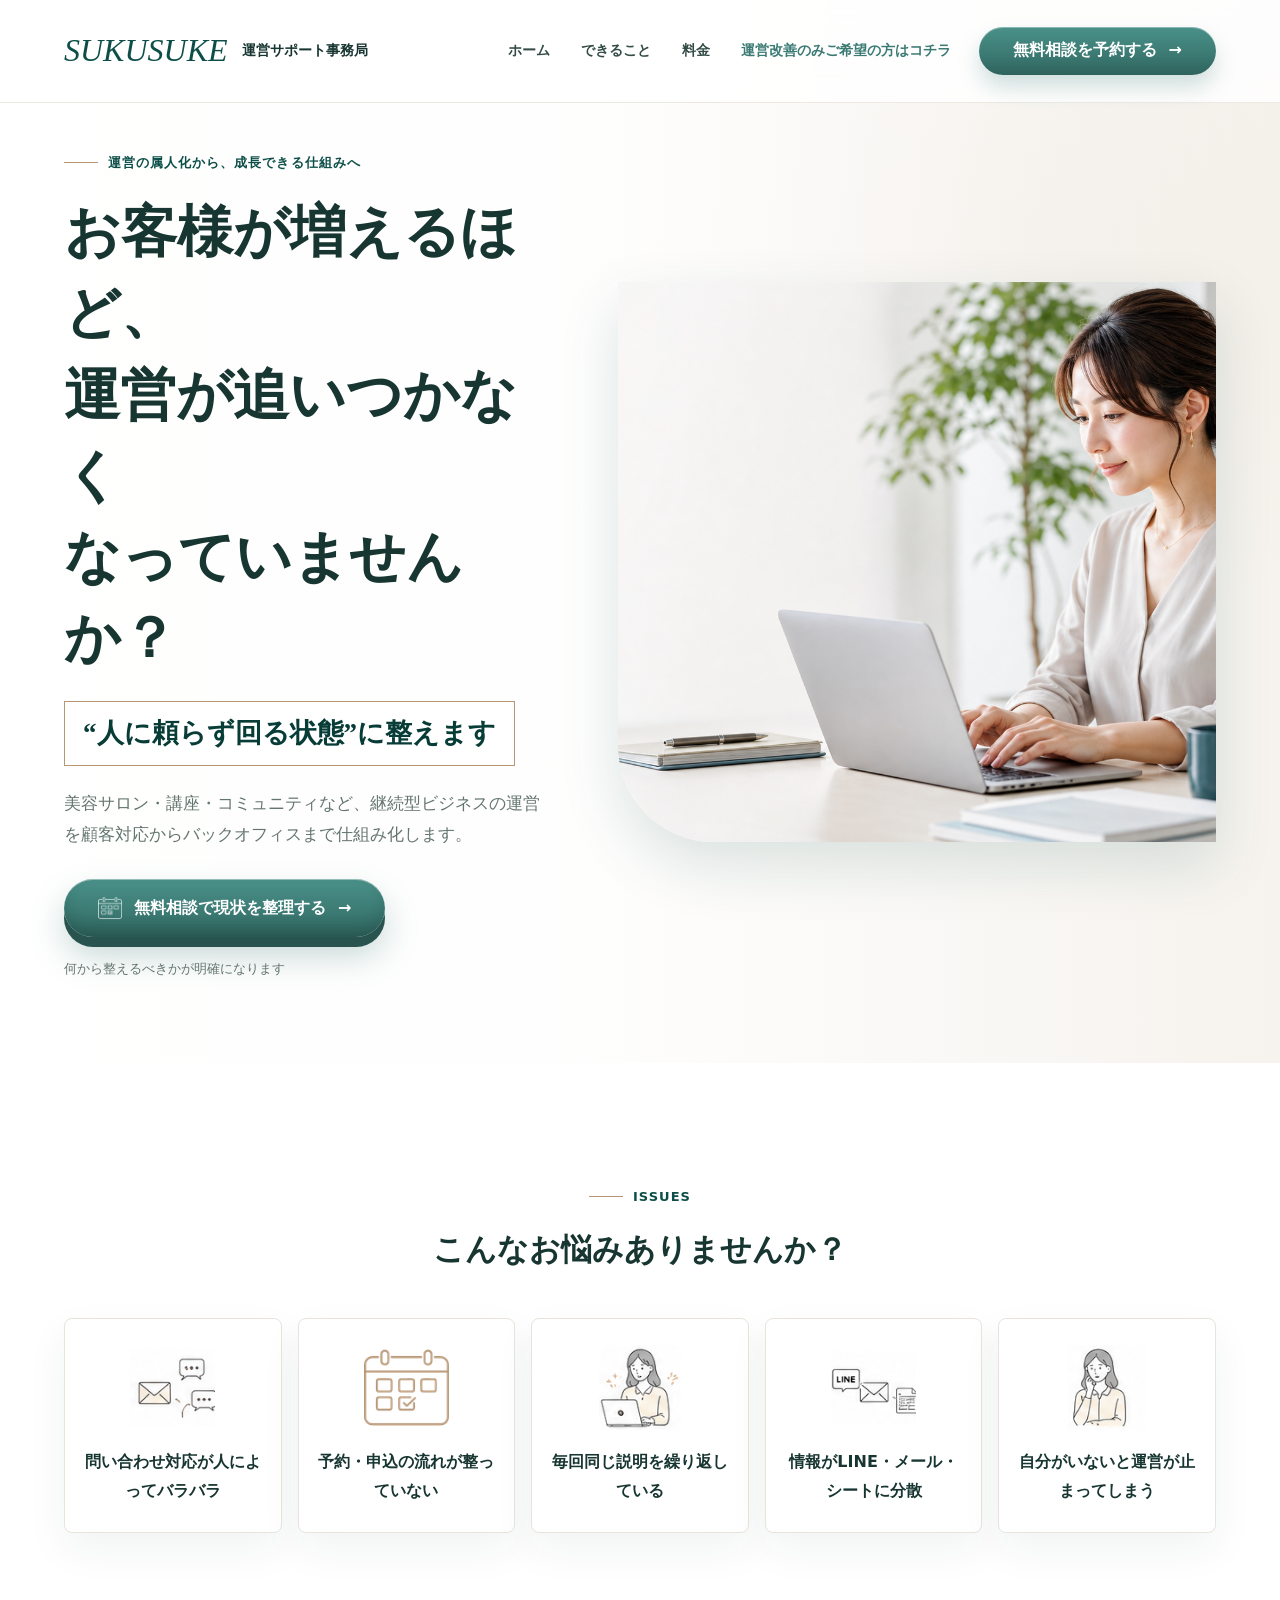
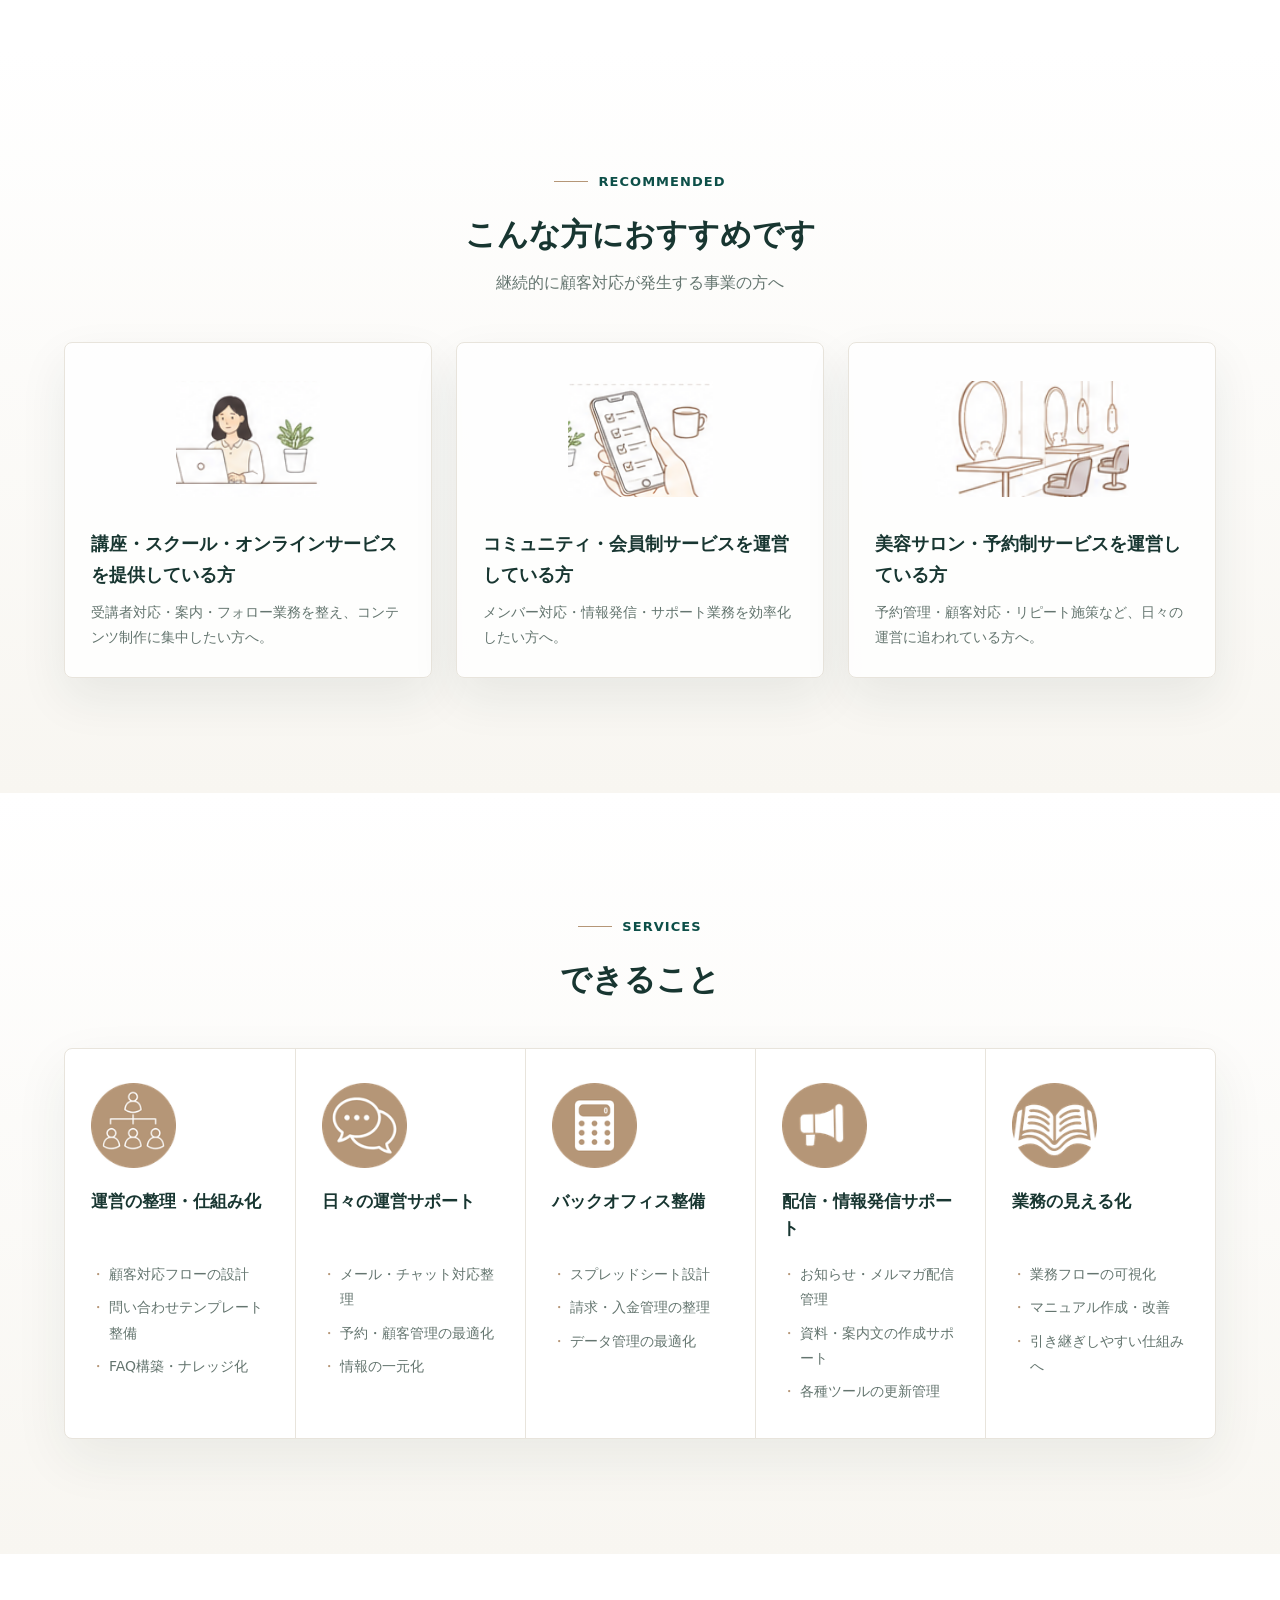
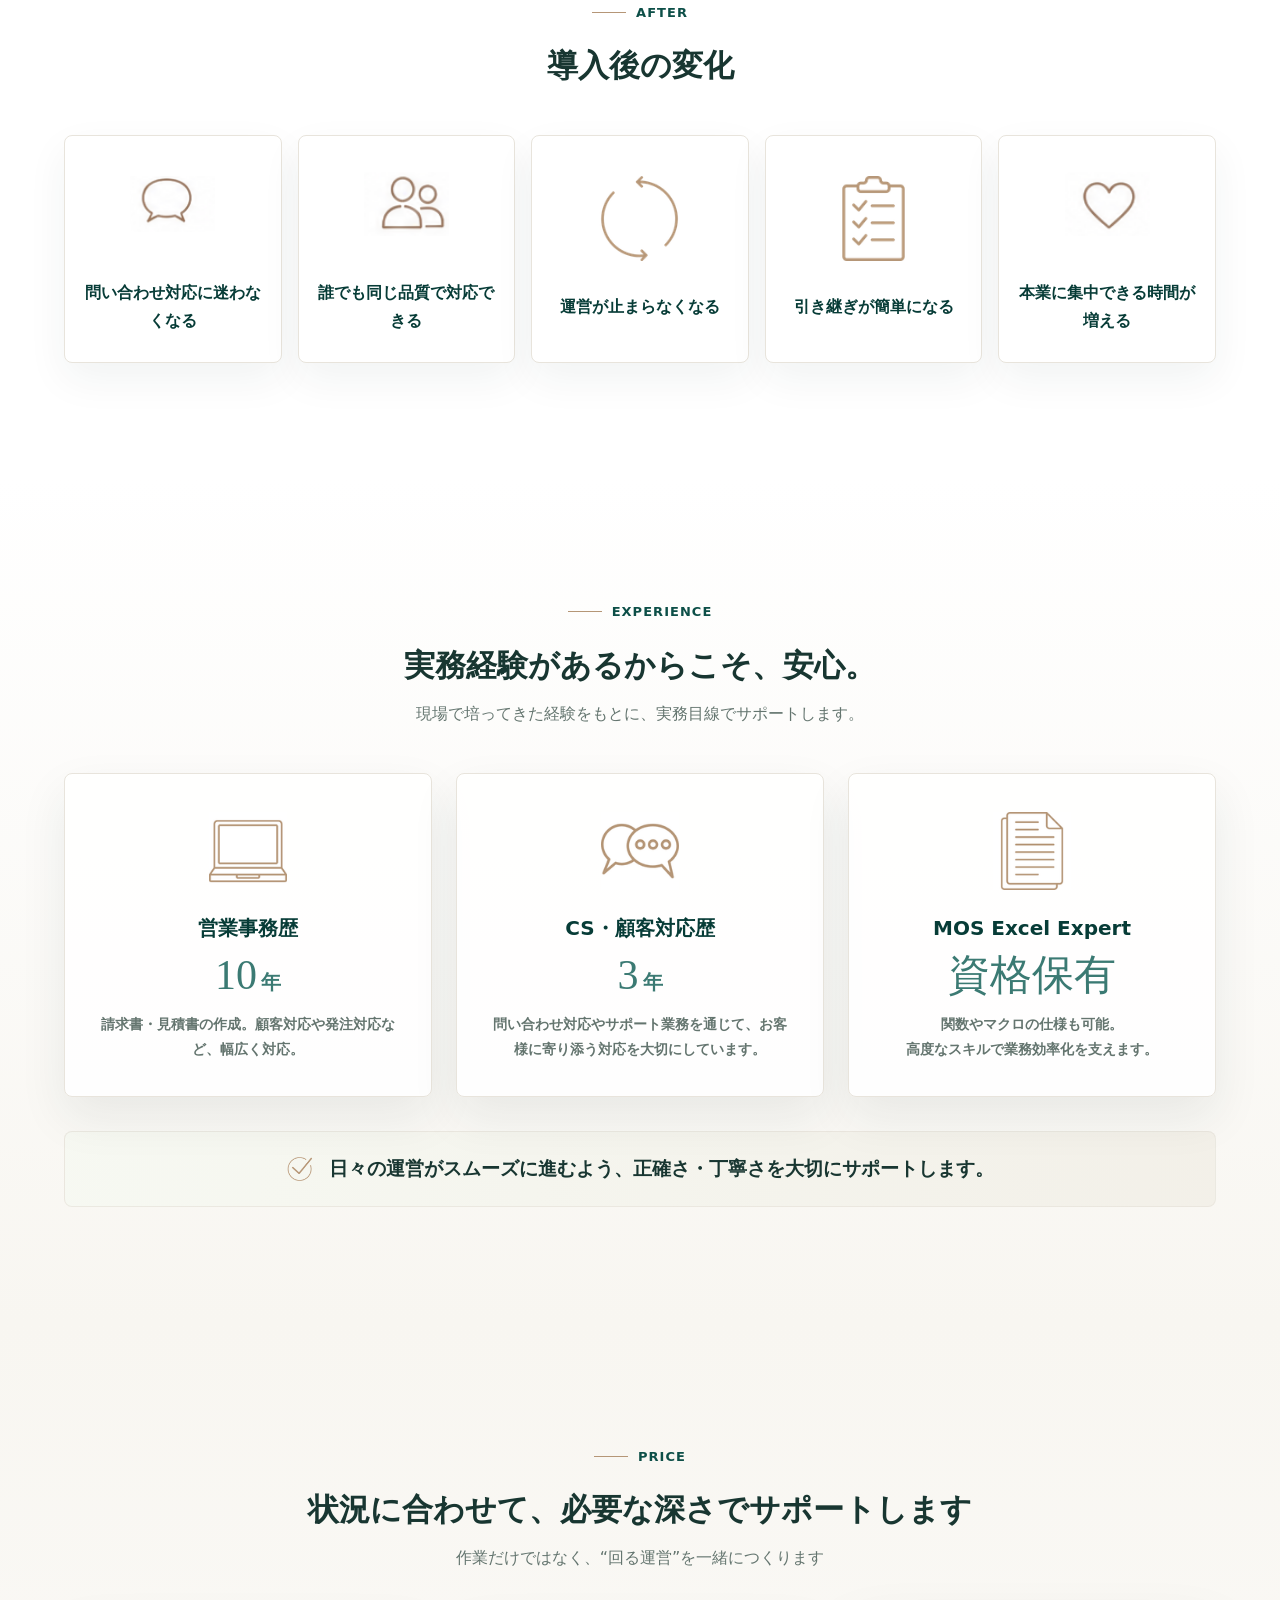
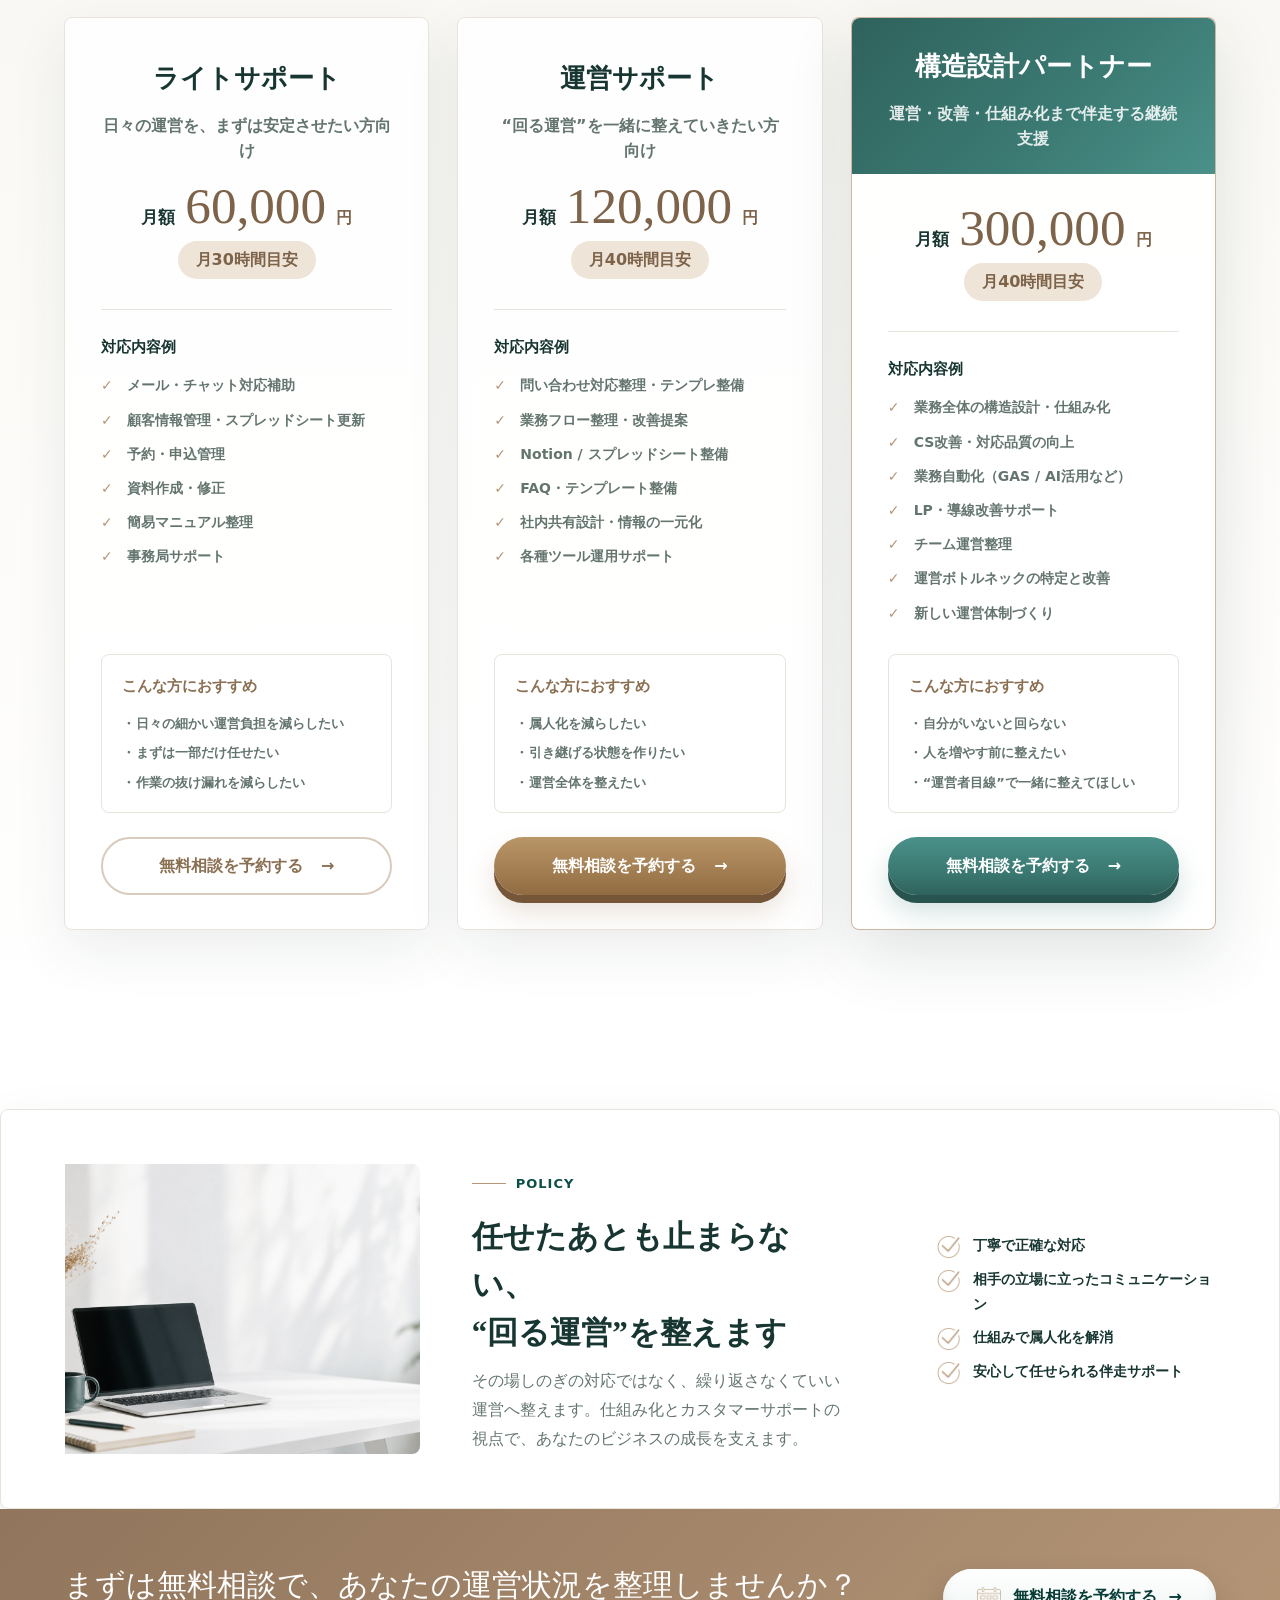
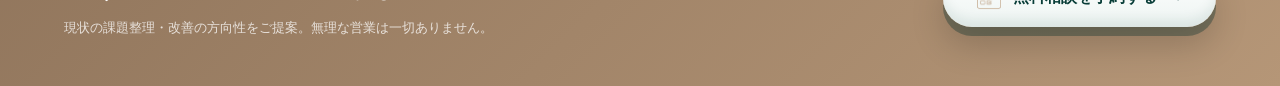
<file: go-support/index.html>
<!DOCTYPE html>
<html lang="ja">
<head>
<meta charset="UTF-8">
<meta http-equiv="refresh" content="0; url=https://kinako-hansou.github.io/sukusuke_site_support/support/">
<title>Redirect</title>
</head>
<body>
Redirecting...
</body>
</html>
</file>
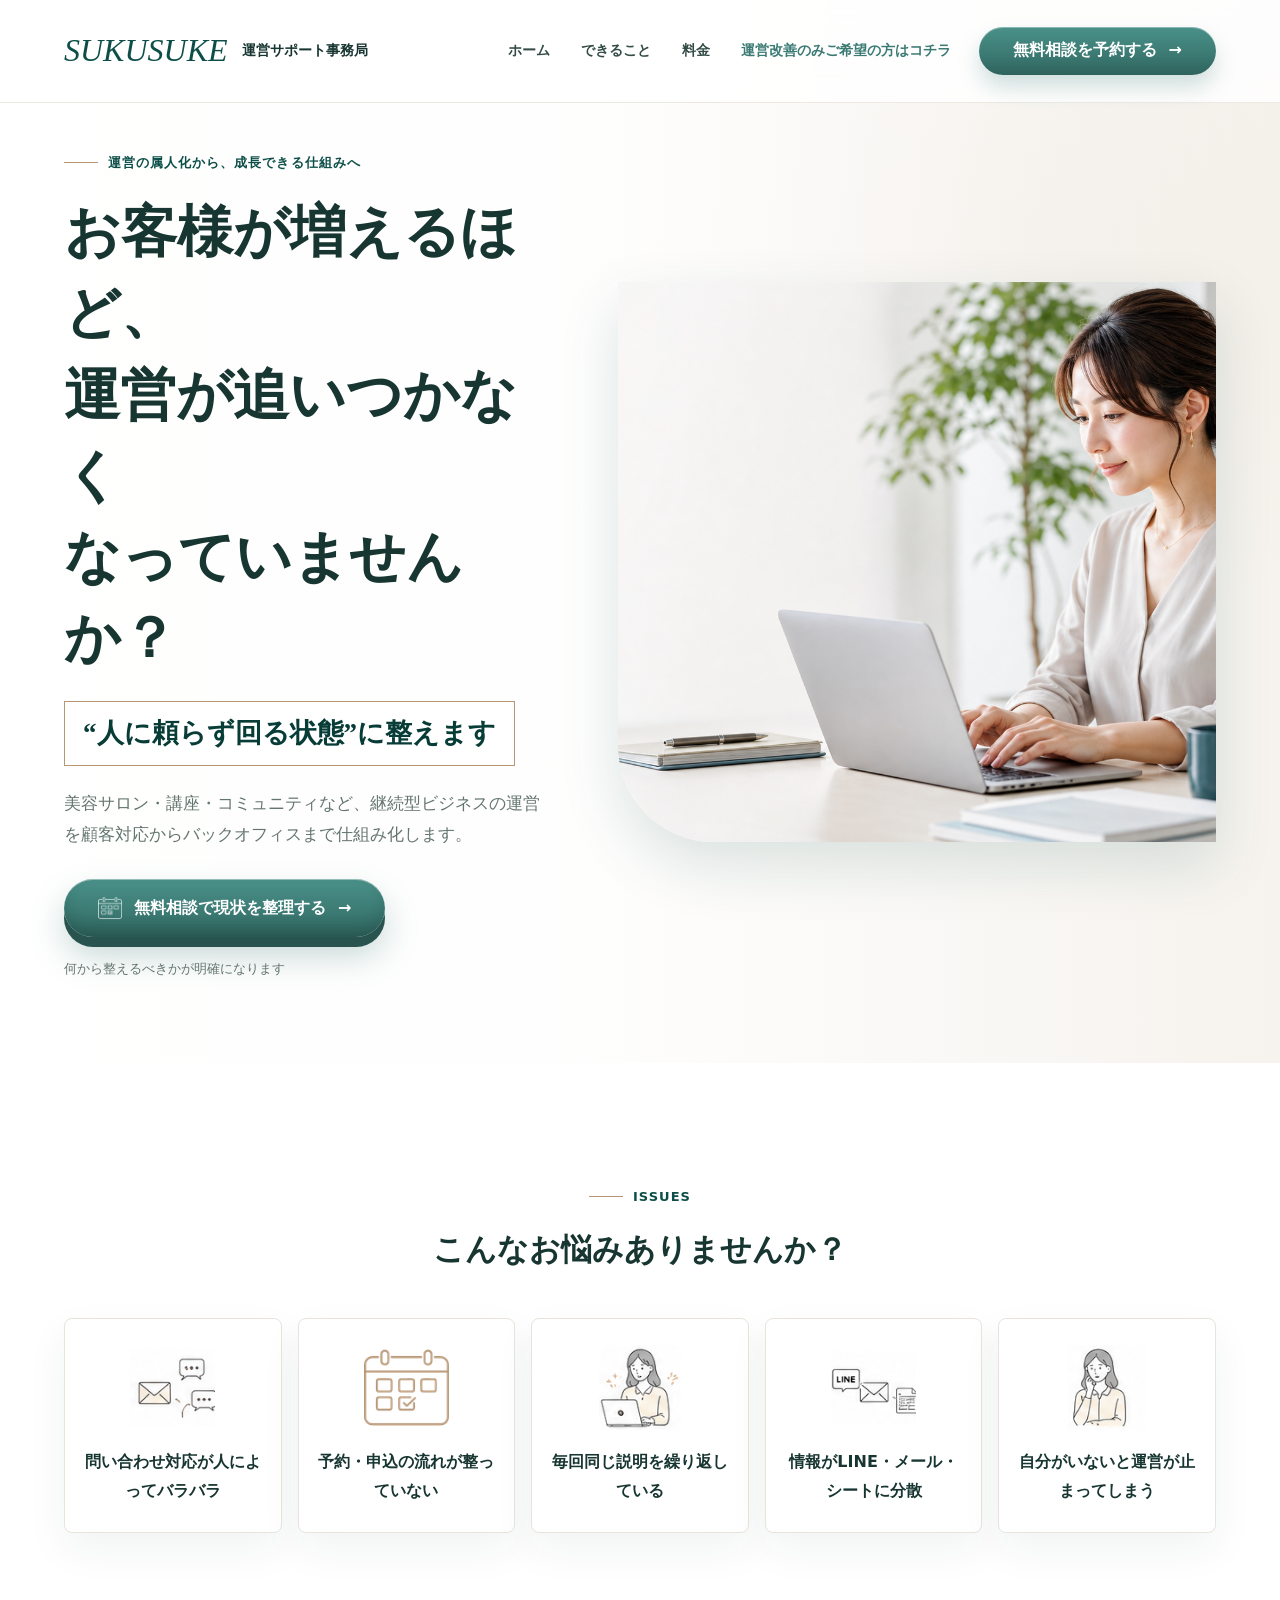
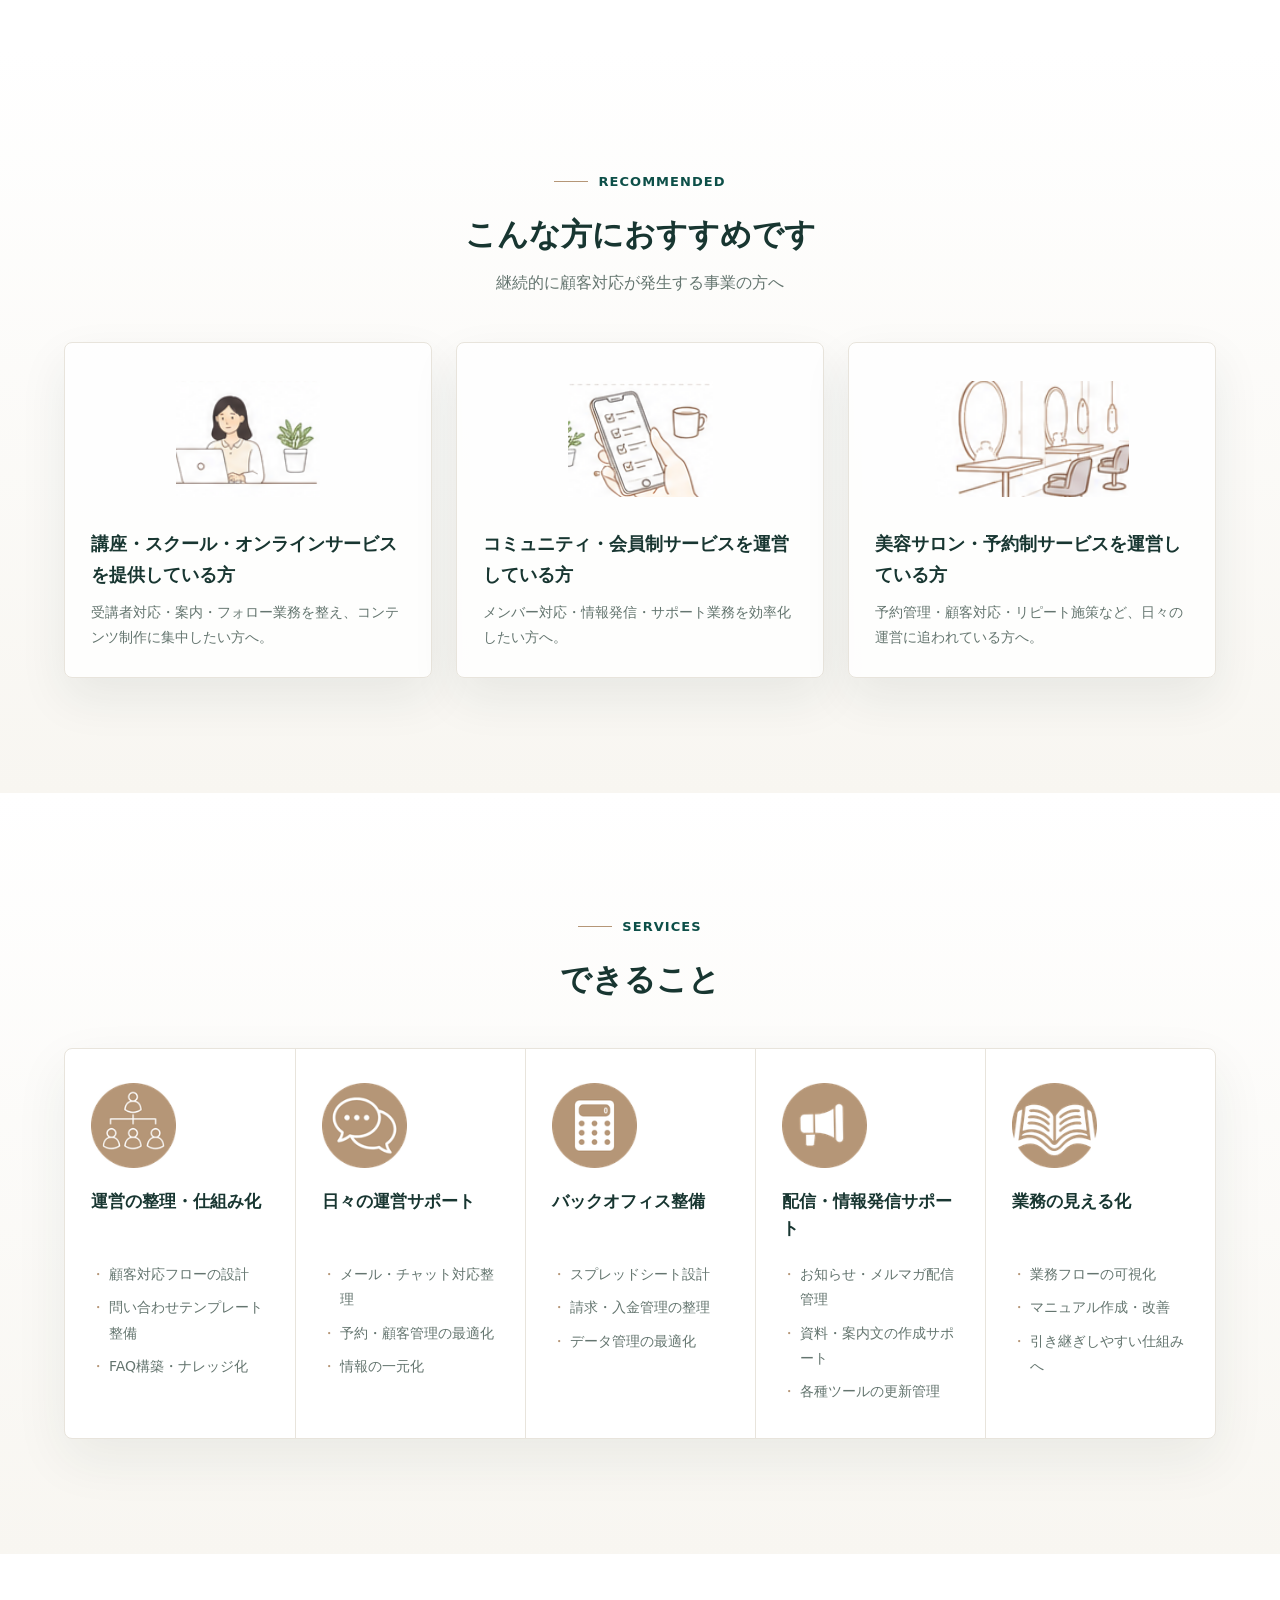
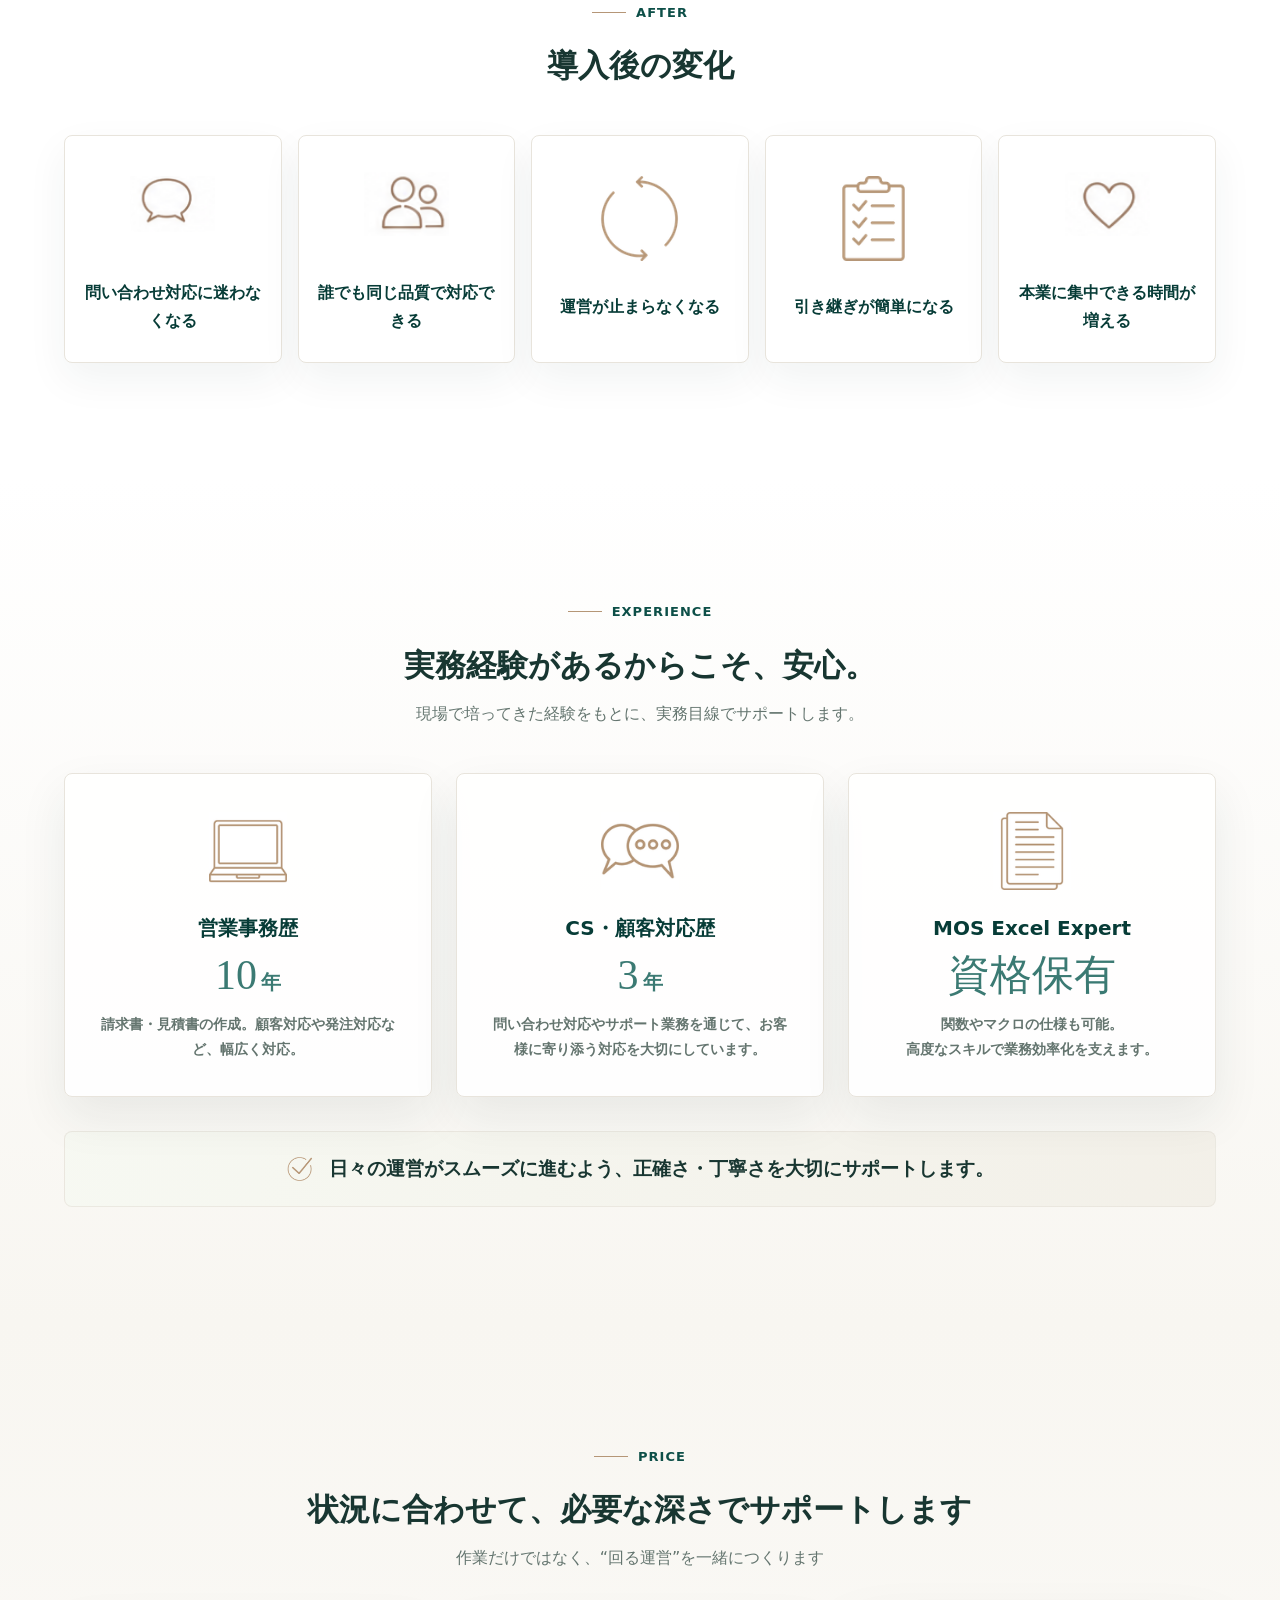
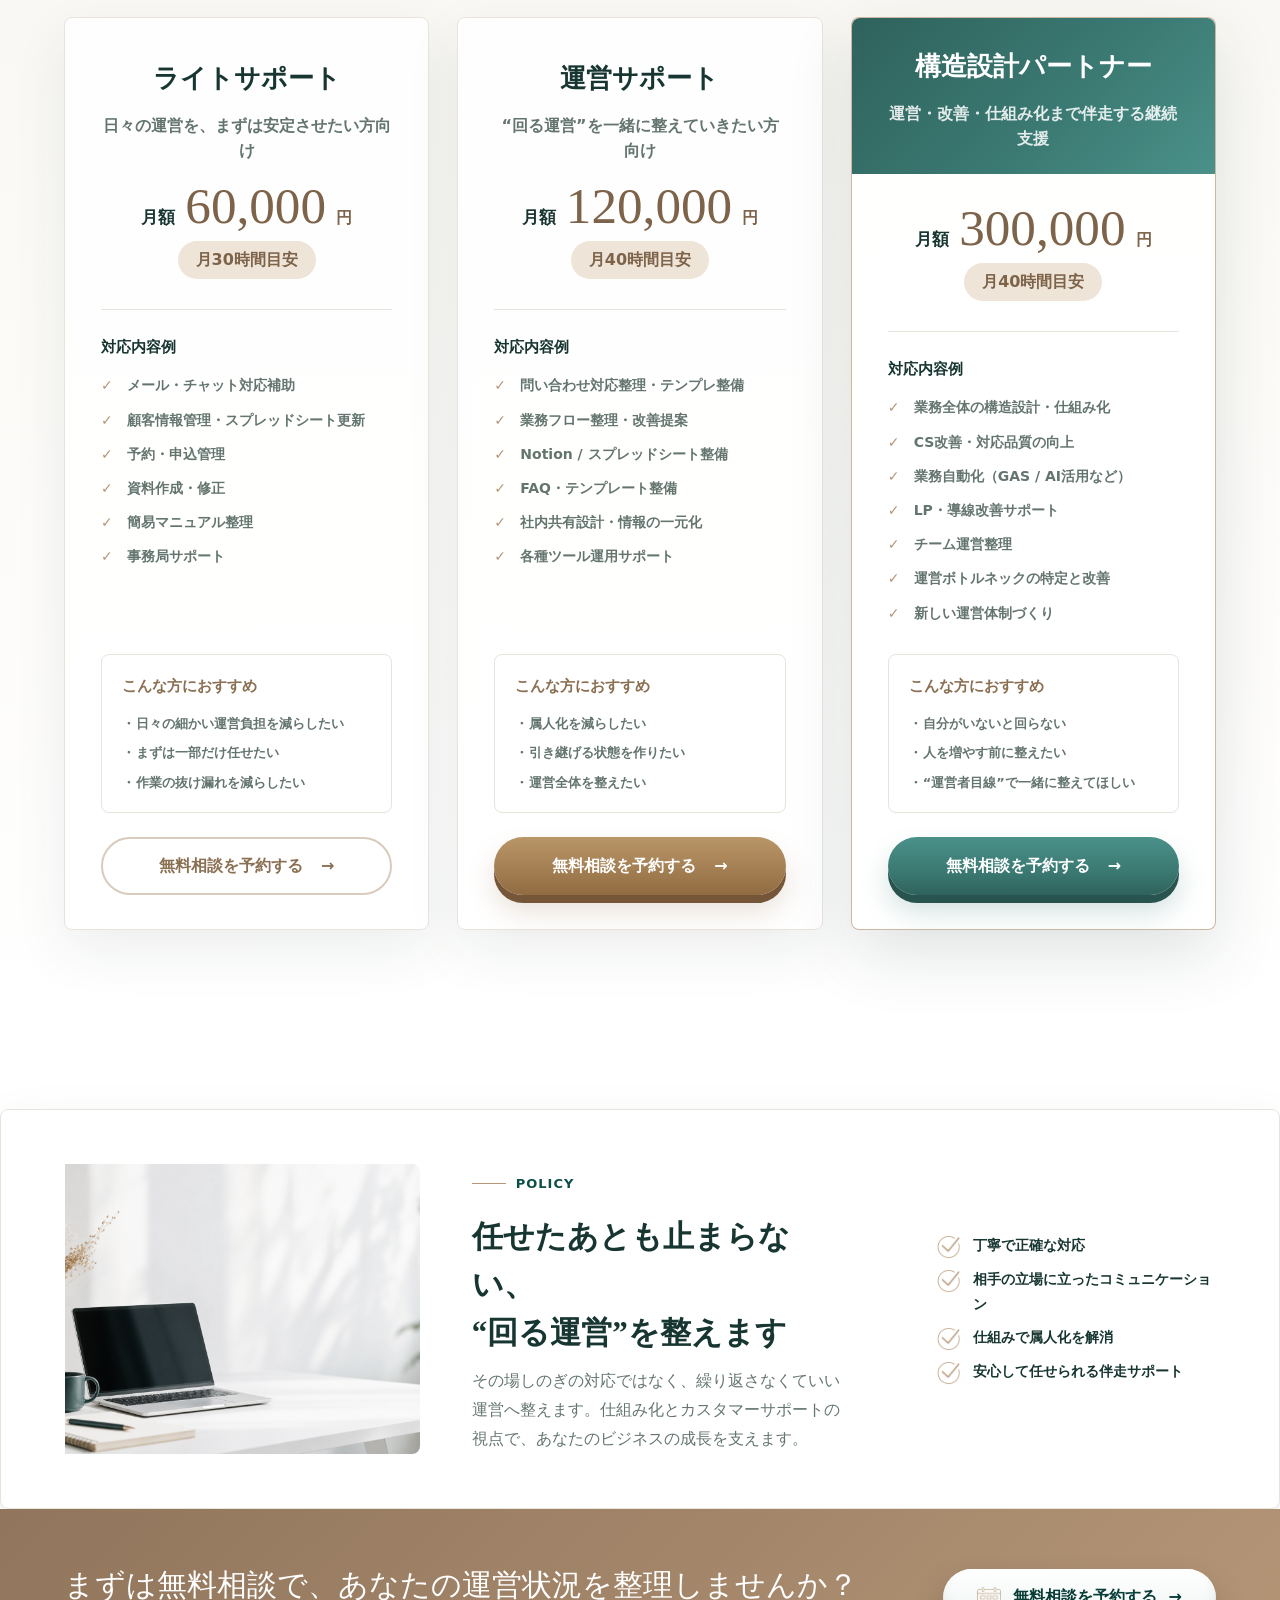
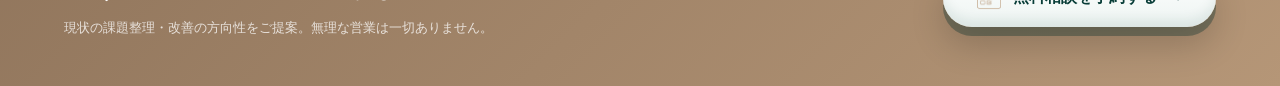
<file: support/index.html>
﻿<!DOCTYPE html>
<html lang="ja">
<head>
  <meta charset="UTF-8">
  <meta name="viewport" content="width=device-width, initial-scale=1.0">
  <title>運営サポート事務局</title>
  <meta name="description" content="美容サロン、講座、コミュニティ運営の顧客対応とバックオフィスを仕組み化する運営サポート事務局です。">
  <link rel="stylesheet" href="assets/css/style.css">
</head>
<body>
  <header class="site-header">
    <a class="brand" href="#">
      <span class="brand-script">SUKUSUKE</span>
      <span class="brand-label">運営サポート事務局</span>
    </a>
    <nav id="primary-nav" class="nav" aria-label="主要ナビゲーション">
      <a href="#home">ホーム</a>
      <a href="#services">できること</a>
      <a href="#price">料金</a>
      <a class="nav-emphasis" href="https://kinako-hansou.github.io/sukusuke_site_consult/consult/">運営改善のみご希望の方はコチラ</a>
    </nav>
    <button class="menu-toggle" type="button" aria-label="メニューを開く" aria-expanded="false" aria-controls="primary-nav">☰</button>
    <a class="header-cta" href="https://timerex.net/s/sukuusuketto_edca/82c1b2af">無料相談を予約する</a>
  </header>

  <main>
    <section id="home" class="hero">
      <div class="hero-copy">
        <p class="eyebrow">運営の属人化から、成長できる仕組みへ</p>
        <h1>お客様が増えるほど、<br>運営が追いつかなく<br>なっていませんか？</h1>
        <p class="lead-badge">“人に頼らず回る状態”に整えます</p>
        <p class="hero-text">美容サロン・講座・コミュニティなど、継続型ビジネスの運営を顧客対応からバックオフィスまで仕組み化します。</p>
        <div class="hero-actions">
          <a class="cta cta-primary" href="https://timerex.net/s/sukuusuketto_edca/82c1b2af">
            <img class="cta-icon" src="assets/images/icons/icon-issue-reservation_w.png" alt="">
            <span>無料相談で現状を整理する</span>
          </a>
          <span class="cta-note">何から整えるべきかが明確になります</span>
        </div>
      </div>
      <div class="hero-visual">
        <img src="assets/images/hero-office.png" alt="運営サポートの業務環境">
           </div>
    </section>

    <section class="section concerns">
      <div class="section-heading">
        <span>Issues</span>
        <h2>こんなお悩みありませんか？</h2>
      </div>
      <div class="concern-grid">
        <article class="mini-card">
          <img class="state-icon" src="assets/images/icons/icon-issue-inquiry.png" alt="問い合わせ対応の悩み">
          <p>問い合わせ対応が人によってバラバラ</p>
        </article>
        <article class="mini-card">
          <img class="state-icon" src="assets/images/icons/icon-issue-reservation.png" alt="予約申込対応の悩み">
          <p>予約・申込の流れが整っていない</p>
        </article>
        <article class="mini-card">
          <img class="state-icon" src="assets/images/icons/icon-issue-repeat.png" alt="同じ説明を繰り返す悩み">
          <p>毎回同じ説明を繰り返している</p>
        </article>
        <article class="mini-card">
          <img class="state-icon" src="assets/images/icons/icon-issue-scattered.png" alt="情報分散の悩み">
          <p>情報がLINE・メール・シートに分散</p>
        </article>
        <article class="mini-card">
          <img class="state-icon" src="assets/images/icons/icon-issue-owner.png" alt="自分がいないと止まる悩み">
          <p>自分がいないと運営が止まってしまう</p>
        </article>
      </div>
    </section>

    <section id="case" class="section recommended">
      <div class="section-heading">
        <span>Recommended</span>
        <h2>こんな方におすすめです</h2>
        <p>継続的に顧客対応が発生する事業の方へ</p>
      </div>
      <div class="usecase-grid">
        <article class="usecase-card">
          <img class="usecase-icon" src="assets/images/icons/icon-target-online.png" alt="講座・スクールのアイコン">
          <h3>講座・スクール・オンラインサービスを提供している方</h3>
          <p>受講者対応・案内・フォロー業務を整え、コンテンツ制作に集中したい方へ。</p>
        </article>
        <article class="usecase-card">
          <img class="usecase-icon" src="assets/images/icons/icon-target-community.png" alt="コミュニティ運営のアイコン">
          <h3>コミュニティ・会員制サービスを運営している方</h3>
          <p>メンバー対応・情報発信・サポート業務を効率化したい方へ。</p>
        </article>
        <article class="usecase-card">
          <img class="usecase-icon" src="assets/images/icons/icon-target-salon.png" alt="美容サロンのアイコン">
          <h3>美容サロン・予約制サービスを運営している方</h3>
          <p>予約管理・顧客対応・リピート施策など、日々の運営に追われている方へ。</p>
        </article>
      </div>
    </section>

    <section id="services" class="section services">
      <div class="section-heading">
        <span>Services</span>
        <h2>できること</h2>
      </div>
      <div class="service-grid">
        <article class="service-card">
          <img class="service-icon" src="assets/images/icons/icon-service-structure.png" alt="">
          <h3>運営の整理・仕組み化</h3>
          <ul>
            <li>顧客対応フローの設計</li>
            <li>問い合わせテンプレート整備</li>
            <li>FAQ構築・ナレッジ化</li>
          </ul>
        </article>
        <article class="service-card">
          <img class="service-icon" src="assets/images/icons/icon-service-support.png" alt="">
          <h3>日々の運営サポート</h3>
          <ul>
            <li>メール・チャット対応整理</li>
            <li>予約・顧客管理の最適化</li>
            <li>情報の一元化</li>
          </ul>
        </article>
        <article class="service-card">
          <img class="service-icon" src="assets/images/icons/icon-service-backoffice.png" alt="">
          <h3>バックオフィス整備</h3>
          <ul>
            <li>スプレッドシート設計</li>
            <li>請求・入金管理の整理</li>
            <li>データ管理の最適化</li>
          </ul>
        </article>
        <article class="service-card">
          <img class="service-icon" src="assets/images/icons/icon-service-broadcast.png" alt="">
          <h3>配信・情報発信サポート</h3>
          <ul>
            <li>お知らせ・メルマガ配信管理</li>
            <li>資料・案内文の作成サポート</li>
            <li>各種ツールの更新管理</li>
          </ul>
        </article>
        <article class="service-card">
          <img class="service-icon" src="assets/images/icons/icon-service-manual.png" alt="">
          <h3>業務の見える化</h3>
          <ul>
            <li>業務フローの可視化</li>
            <li>マニュアル作成・改善</li>
            <li>引き継ぎしやすい仕組みへ</li>
          </ul>
        </article>
      </div>
    </section>

    <section class="section changes">
      <div class="section-heading">
        <span>After</span>
        <h2>導入後の変化</h2>
      </div>
      <div class="change-grid">
        <article>
          <img class="state-icon" src="assets/images/icons/icon-after-reply.png" alt="問い合わせ対応の解消">
          <span>問い合わせ対応に迷わなくなる</span>
        </article>
        <article>
          <img class="state-icon" src="assets/images/icons/icon-after-quality.png" alt="品質安定の解消">
          <span>誰でも同じ品質で対応できる</span>
        </article>
        <article>
          <img class="state-icon" src="assets/images/icons/icon-after-flow.png" alt="運営停止の解消">
          <span>運営が止まらなくなる</span>
        </article>
        <article>
          <img class="state-icon" src="assets/images/icons/icon-after-handoff.png" alt="引き継ぎの解消">
          <span>引き継ぎが簡単になる</span>
        </article>
        <article>
          <img class="state-icon" src="assets/images/icons/icon-after-focus.png" alt="本業集中の解消">
          <span>本業に集中できる時間が増える</span>
        </article>
      </div>
    </section>

    <section class="section experience">
      <div class="section-heading">
        <span>Experience</span>
        <h2>実務経験があるからこそ、安心。</h2>
        <p>現場で培ってきた経験をもとに、実務目線でサポートします。</p>
      </div>
      <div class="experience-grid">
        <article class="experience-card">
          <img src="assets/images/icons/experience1.png" alt="営業事務歴">
          <h3>営業事務歴</h3>
          <div class="experience-metric"><strong>10</strong><span>年</span></div>
          <p>請求書・見積書の作成。顧客対応や発注対応など、幅広く対応。</p>
        </article>
        <article class="experience-card">
          <img src="assets/images/icons/experience2.png" alt="CS・顧客対応歴">
          <h3>CS・顧客対応歴</h3>
          <div class="experience-metric"><strong>3</strong><span>年</span></div>
          <p>問い合わせ対応やサポート業務を通じて、お客様に寄り添う対応を大切にしています。</p>
        </article>
        <article class="experience-card">
          <img src="assets/images/icons/experience3.png" alt="MOS">
          <h3>MOS Excel Expert</h3>
          <div class="experience-metric"><strong>資格保有</strong></div>
          <p>関数やマクロの仕様も可能。<br>高度なスキルで業務効率化を支えます。</p>
        </article>
      </div>
      <div class="experience-note">
        <img src="assets/images/icons/icon-policy-check.png" alt="">
        <p>日々の運営がスムーズに進むよう、正確さ・丁寧さを大切にサポートします。</p>
      </div>
    </section>

    <section id="price" class="section pricing">
      <div class="section-heading">
        <span>Price</span>
        <h2>状況に合わせて、必要な深さでサポートします</h2>
        <p>作業だけではなく、“回る運営”を一緒につくります</p>
      </div>
      <div class="price-grid">
        <article class="price-card">
          <div class="price-head">
            <h3>ライトサポート</h3>
            <p>日々の運営を、まずは安定させたい方向け</p>
          </div>
          <p class="price"><span>月額</span><strong>60,000</strong>円</p>
          <p class="time-badge">月30時間目安</p>
          <div class="price-content">
            <h4>対応内容例</h4>
            <ul class="price-list">
              <li>メール・チャット対応補助</li>
              <li>顧客情報管理・スプレッドシート更新</li>
              <li>予約・申込管理</li>
              <li>資料作成・修正</li>
              <li>簡易マニュアル整理</li>
              <li>事務局サポート</li>
            </ul>
          </div>
          <div class="recommend-box">
            <h4>こんな方におすすめ</h4>
            <p>日々の細かい運営負担を減らしたい</p>
            <p>まずは一部だけ任せたい</p>
            <p>作業の抜け漏れを減らしたい</p>
          </div>
          <a class="price-cta price-cta-outline" href="https://timerex.net/s/sukuusuketto_edca/f43da574">無料相談を予約する</a>
        </article>

        <article class="price-card">
          <div class="price-head">
            <h3>運営サポート</h3>
            <p>“回る運営”を一緒に整えていきたい方向け</p>
          </div>
          <p class="price"><span>月額</span><strong>120,000</strong>円</p>
          <p class="time-badge">月40時間目安</p>
          <div class="price-content">
            <h4>対応内容例</h4>
            <ul class="price-list">
              <li>問い合わせ対応整理・テンプレ整備</li>
              <li>業務フロー整理・改善提案</li>
              <li>Notion / スプレッドシート整備</li>
              <li>FAQ・テンプレート整備</li>
              <li>社内共有設計・情報の一元化</li>
              <li>各種ツール運用サポート</li>
            </ul>
          </div>
          <div class="recommend-box">
            <h4>こんな方におすすめ</h4>
            <p>属人化を減らしたい</p>
            <p>引き継げる状態を作りたい</p>
            <p>運営全体を整えたい</p>
          </div>
          <a class="price-cta price-cta-gold" href="https://timerex.net/s/sukuusuketto_edca/5cf4e9a6">無料相談を予約する</a>
        </article>

        <article class="price-card featured">
          <div class="price-head">
            <h3>構造設計パートナー</h3>
            <p>運営・改善・仕組み化まで伴走する継続支援</p>
          </div>
          <p class="price"><span>月額</span><strong>300,000</strong>円</p>
          <p class="time-badge">月40時間目安</p>
          <div class="price-content">
            <h4>対応内容例</h4>
            <ul class="price-list">
              <li>業務全体の構造設計・仕組み化</li>
              <li>CS改善・対応品質の向上</li>
              <li>業務自動化（GAS / AI活用など）</li>
              <li>LP・導線改善サポート</li>
              <li>チーム運営整理</li>
              <li>運営ボトルネックの特定と改善</li>
              <li>新しい運営体制づくり</li>
            </ul>
          </div>
          <div class="recommend-box">
            <h4>こんな方におすすめ</h4>
            <p>自分がいないと回らない</p>
            <p>人を増やす前に整えたい</p>
            <p>“運営者目線”で一緒に整えてほしい</p>
          </div>
          <a class="price-cta price-cta-dark" href="https://timerex.net/s/sukuusuketto_edca/fce94efe">無料相談を予約する</a>
        </article>
      </div>
    </section>

    <section id="flow" class="section promise">
      <img src="assets/images/workspace.png" alt="整理されたワークスペース">
      <div class="promise-copy">
        <span>Policy</span>
        <h2>任せたあとも止まらない、<br>“回る運営”を整えます</h2>
        <p>その場しのぎの対応ではなく、繰り返さなくていい運営へ整えます。仕組み化とカスタマーサポートの視点で、あなたのビジネスの成長を支えます。</p>
      </div>
      <ul class="check-list">
        <li><img src="assets/images/icons/icon-policy-check.png" alt="">丁寧で正確な対応</li>
        <li><img src="assets/images/icons/icon-policy-check.png" alt="">相手の立場に立ったコミュニケーション</li>
        <li><img src="assets/images/icons/icon-policy-check.png" alt="">仕組みで属人化を解消</li>
        <li><img src="assets/images/icons/icon-policy-check.png" alt="">安心して任せられる伴走サポート</li>
      </ul>
    </section>

  </main>

  <footer id="contact" class="footer-cta">
    <div>
      <p>まずは無料相談で、あなたの運営状況を整理しませんか？</p>
      <small>現状の課題整理・改善の方向性をご提案。無理な営業は一切ありません。</small>
    </div>
    <a class="cta cta-light" href="https://timerex.net/s/sukuusuketto_edca/82c1b2af">
      <img class="cta-icon" src="assets/images/icons/icon-issue-reservation.png" alt="">
      <span>無料相談を予約する</span>
    </a>   
  </footer>
  <script>
    const header = document.querySelector('.site-header');
    const menuToggle = document.querySelector('.menu-toggle');
    const navLinks = document.querySelectorAll('.nav a');

    if (header && menuToggle) {
      menuToggle.addEventListener('click', () => {
        const isOpen = header.classList.toggle('is-menu-open');
        menuToggle.setAttribute('aria-expanded', String(isOpen));
        menuToggle.setAttribute('aria-label', isOpen ? 'メニューを閉じる' : 'メニューを開く');
      });

      navLinks.forEach((link) => {
        link.addEventListener('click', () => {
          header.classList.remove('is-menu-open');
          menuToggle.setAttribute('aria-expanded', 'false');
          menuToggle.setAttribute('aria-label', 'メニューを開く');
        });
      });
    }
  </script>
</body>
</html>
</file>
<file: support/assets/css/style.css>
﻿:root {
  --ink: #183631;
  --muted: #64756f;
  --deep: #0d4f48;
  --deep-2: #073c37;
  --accent: #b59677;
  --soft: #f6f3ee;
  --line: #e8e4dc;
  --white: #ffffff;
  --shadow: 0 24px 60px rgba(13, 79, 72, 0.14);
  --content-width: 1320px;
  --page-gutter: max(clamp(22px, 5vw, 72px), calc((100vw - var(--content-width)) / 2));
}

* {
  box-sizing: border-box;
}

html {
  scroll-behavior: smooth;
}

body {
  margin: 0;
  color: var(--ink);
  background: var(--white);
  font-family: "Yu Gothic", "YuGothic", "Hiragino Sans", "Noto Sans JP", system-ui, sans-serif;
  line-height: 1.8;
}

img {
  display: block;
  max-width: 100%;
}

a {
  color: inherit;
  text-decoration: none;
}

.site-header {
  position: fixed;
  z-index: 20;
  top: 0;
  left: 0;
  right: 0;
  display: flex;
  align-items: center;
  justify-content: space-between;
  gap: 28px;
  padding: 22px var(--page-gutter);
  background: rgba(255, 255, 255, 0.86);
  border-bottom: 1px solid rgba(232, 228, 220, 0.8);
  backdrop-filter: blur(18px);
}

.brand {
  display: flex;
  align-items: center;
  gap: 14px;
  white-space: nowrap;
}

.brand-script {
  color: var(--deep);
  font-family: Georgia, "Times New Roman", serif;
  font-size: 32px;
  font-style: italic;
  letter-spacing: 0;
}

.brand-label {
  color: var(--ink);
  font-size: 14px;
  font-weight: 700;
}

.nav {
  display: flex;
  align-items: center;
  gap: clamp(16px, 2.4vw, 36px);
  margin-left: auto;
  color: #334b46;
  font-size: 14px;
  font-weight: 700;
}

.nav a {
  position: relative;
  padding: 8px 0;
}

.nav .nav-emphasis {
  color: #3B7A73;
}

.nav a::after {
  position: absolute;
  left: 0;
  right: 0;
  bottom: 0;
  height: 2px;
  background: var(--accent);
  content: "";
  transform: scaleX(0);
  transform-origin: center;
  transition: transform 0.25s ease;
}

.nav a:hover::after {
  transform: scaleX(1);
}

.menu-toggle {
  display: none;
  align-items: center;
  justify-content: center;
  width: 42px;
  height: 42px;
  color: var(--deep);
  background: rgba(255, 255, 255, 0.86);
  border: 1px solid var(--line);
  border-radius: 8px;
  font-size: 24px;
  font-weight: 800;
  line-height: 1;
  cursor: pointer;
}

.header-cta,
.cta {
  display: inline-flex;
  align-items: center;
  justify-content: center;
  gap: 12px;
  min-height: 58px;
  padding: 0 34px;
  border-radius: 999px;
  font-weight: 800;
  white-space: nowrap;
}

.cta-icon {
  flex: 0 0 auto;
  width: 24px;
  height: 24px;
  object-fit: contain;
}

.cta span {
  min-width: 0;
}

.header-cta {
  min-height: 48px;
  color: var(--white);
  background: linear-gradient(180deg, #4a9189 0%, #3B7A73 58%, #2f625c 100%);
  box-shadow: 0 12px 22px rgba(59, 122, 115, 0.24), inset 0 1px 0 rgba(255, 255, 255, 0.34);
}

.header-cta::after,
.cta::after {
  content: "→";
}

.hero {
  display: grid;
  grid-template-columns: minmax(0, 0.9fr) minmax(420px, 1.1fr);
  gap: clamp(34px, 5vw, 72px);
  min-height: 760px;
  padding: 144px var(--page-gutter) 82px;
  background:
    linear-gradient(90deg, rgba(255,255,255,0.98) 0%, rgba(255,255,255,0.92) 45%, rgba(246,243,238,0.56) 100%),
    radial-gradient(circle at 82% 24%, rgba(181,150,119,0.18), transparent 30%),
    var(--soft);
}

.hero-copy {
  align-self: center;
  max-width: 640px;
}

.eyebrow,
.section-heading span,
.promise-copy span {
  display: inline-flex;
  align-items: center;
  gap: 10px;
  margin: 0 0 18px;
  color: var(--deep);
  font-size: 13px;
  font-weight: 800;
  letter-spacing: 0.08em;
  text-transform: uppercase;
}

.eyebrow::before,
.section-heading span::before,
.promise-copy span::before {
  width: 34px;
  height: 1px;
  background: var(--accent);
  content: "";
}

h1,
h2,
h3,
p {
  margin-top: 0;
}

h1 {
  margin-bottom: 22px;
  font-family: "Yu Mincho", "Hiragino Mincho ProN", serif;
  font-size: clamp(38px, 5vw, 56px);
  font-weight: 600;
  line-height: 1.45;
  letter-spacing: 0;
}

.lead-badge {
  display: inline-block;
  margin-bottom: 22px;
  padding: 7px 18px;
  color: var(--deep-2);
  background: rgba(255, 255, 255, 0.78);
  border: 1px solid var(--accent);
  font-family: "Yu Mincho", "Hiragino Mincho ProN", serif;
  font-size: clamp(18px, 2.2vw, 27px);
  font-weight: 700;
}

.hero-text {
  max-width: 520px;
  margin-bottom: 30px;
  color: var(--muted);
  font-size: 17px;
}

.hero-actions {
  display: flex;
  flex-direction: column;
  align-items: flex-start;
  gap: 20px;
}

.cta-primary {
  color: var(--white);
  background: linear-gradient(180deg, #4a9189 0%, #3B7A73 58%, #2f625c 100%);
  box-shadow:
    0 10px 0 #28534e,
    0 18px 34px rgba(59, 122, 115, 0.3),
    inset 0 1px 0 rgba(255, 255, 255, 0.42),
    inset 0 -8px 14px rgba(3, 36, 33, 0.16);
  transition: transform 0.2s ease, box-shadow 0.2s ease;
}

.cta-primary:hover {
  transform: translateY(3px);
  box-shadow:
    0 7px 0 #28534e,
    0 14px 26px rgba(59, 122, 115, 0.26),
    inset 0 1px 0 rgba(255, 255, 255, 0.42),
    inset 0 -7px 12px rgba(3, 36, 33, 0.14);
}

.cta-note {
  color: var(--muted);
  font-size: 13px;
}

.hero-visual {
  position: relative;
  align-self: center;
  min-height: 560px;
  border-radius: 0 0 0 96px;
  overflow: hidden;
  box-shadow: var(--shadow);
}

.hero-visual img {
  width: 100%;
  height: 100%;
  min-height: 560px;
  object-fit: cover;
}


.section {
  padding: clamp(76px, 9vw, 128px) clamp(22px, 5vw, 72px);
}

.section-heading {
  margin: 0 auto 44px;
  text-align: center;
}

.section-heading span {
  justify-content: center;
}

.section-heading h2,
.promise-copy h2 {
  margin-bottom: 10px;
  font-family: "Yu Mincho", "Hiragino Mincho ProN", serif;
  font-size: clamp(28px, 3.4vw, 31px);
  font-weight: 600;
  line-height: 1.55;
}

.section-heading p {
  color: var(--muted);
}

.concern-grid,
.change-grid {
  display: grid;
  grid-template-columns: repeat(5, minmax(0, 1fr));
  gap: 16px;
  max-width: 1240px;
  margin: 0 auto;
}

.mini-card,
.change-grid article {
  min-height: 164px;
  padding: 26px 18px;
  background: var(--white);
  border: 1px solid var(--line);
  border-radius: 8px;
  box-shadow: 0 16px 42px rgba(24, 54, 49, 0.06);
  text-align: center;
}

.state-icon {
  width: 85px;
  height: 85px;
  margin: 0 auto 18px;
  object-fit: contain;
}

.mini-card .icon {
  display: inline-flex;
  align-items: center;
  justify-content: center;
  width: 58px;
  height: 58px;
  margin-bottom: 18px;
  color: var(--deep);
  background: #eef6f4;
  border: 1px solid #d4e7e3;
  border-radius: 50%;
  font-weight: 900;
}

.mini-card p,
.change-grid article {
  margin: 0;
  font-weight: 800;
}

.recommended,
.services {
  background: linear-gradient(180deg, #ffffff 0%, #f8f6f1 100%);
}

.usecase-grid {
  display: grid;
  grid-template-columns: repeat(3, minmax(0, 1fr));
  gap: 24px;
  max-width: 1220px;
  margin: 0 auto;
}

.usecase-card {
  overflow: hidden;
  background: rgba(255, 255, 255, 0.84);
  border: 1px solid var(--line);
  border-radius: 8px;
  box-shadow: 0 20px 48px rgba(24, 54, 49, 0.08);
}

.usecase-card img {
  width: 100%;
  aspect-ratio: 16 / 9;
  object-fit: cover;
}

.usecase-card .usecase-icon {
  width: min(72%, 260px);
  height: 132px;
  margin: 30px auto 8px;
  padding: 8px 14px;
  aspect-ratio: auto;
  object-fit: contain;
}

.usecase-card h3,
.usecase-card p {
  padding-inline: 26px;
}

.usecase-card h3 {
  margin: 24px 0 10px;
  font-size: 18px;
  line-height: 1.7;
}

.usecase-card p {
  margin-bottom: 26px;
  color: var(--muted);
  font-size: 14px;
}

.service-grid {
  display: grid;
  grid-template-columns: repeat(5, minmax(0, 1fr));
  max-width: 1320px;
  margin: 0 auto;
  background: var(--white);
  border: 1px solid var(--line);
  border-radius: 8px;
  box-shadow: 0 20px 54px rgba(24, 54, 49, 0.07);
}

.service-card {
  padding: 34px 26px;
}

.service-card + .service-card {
  border-left: 1px solid var(--line);
}

.service-icon {
  width: 85px;
  height: 85px;
  margin-bottom: 20px;
  object-fit: contain;
}

.service-card h3 {
  min-height: 56px;
  margin-bottom: 18px;
  font-size: 17px;
  line-height: 1.6;
}

.service-card li,
.check-list li {
  position: relative;
  padding-left: 18px;
  color: var(--muted);
  font-size: 14px;
}

.service-card li {
  display: block;
}

.service-card ul {
  margin: 0;
  padding: 0;
  list-style: none;
}

.service-card li + li,
.check-list li + li {
  margin-top: 8px;
}

.service-card li::before {
  position: absolute;
  left: 0;
  color: var(--accent);
  content: "・";
}

.experience {
  background: linear-gradient(180deg, #ffffff 0%, #f8f6f1 100%);
}

.experience-grid {
  display: grid;
  grid-template-columns: repeat(3, minmax(0, 1fr));
  gap: 24px;
  max-width: 1320px;
  margin: 0 auto;
}

.experience-card {
  padding: 38px 32px 34px;
  background: rgba(255, 255, 255, 0.9);
  border: 1px solid var(--line);
  border-radius: 8px;
  box-shadow: 0 20px 48px rgba(24, 54, 49, 0.08);
  text-align: center;
}

.experience-card img {
  width: 78px;
  height: 78px;
  margin: 0 auto 22px;
  object-fit: contain;
}

.experience-card h3 {
  margin-bottom: 12px;
  color: var(--deep-2);
  font-size: 20px;
  line-height: 1.6;
}

.experience-card p {
  margin: 0;
  color: var(--muted);
  font-size: 14px;
  font-weight: 700;
}

.experience-metric {
  display: flex;
  align-items: baseline;
  justify-content: center;
  gap: 4px;
  margin: -2px 0 16px;
  color: #3B7A73;
  line-height: 1;
}

.experience-metric strong {
  font-family: Georgia, "Times New Roman", serif;
  font-size: clamp(42px, 4vw, 36px);
  font-weight: 500;
  letter-spacing: 0;
}

.experience-metric span {
  font-size: 20px;
  font-weight: 800;
}

.experience-note {
  display: flex;
  align-items: center;
  justify-content: center;
  gap: 16px;
  max-width: 1320px;
  margin: 34px auto 0;
  padding: 20px 28px;
  background: linear-gradient(90deg, rgba(246, 248, 241, 0.94), rgba(242, 239, 231, 0.94));
  border: 1px solid rgba(232, 228, 220, 0.72);
  border-radius: 8px;
}

.experience-note img {
  flex: 0 0 auto;
  width: 26px;
  height: 26px;
  object-fit: contain;
}

.experience-note p {
  margin: 0;
  color: var(--ink);
  font-family: "Yu Mincho", "Hiragino Mincho ProN", serif;
  font-size: clamp(16px, 1.5vw, 20px);
  font-weight: 600;
  line-height: 1.8;
}

.pricing {
  background: linear-gradient(180deg, #f8f6f1 0%, #ffffff 100%);
}

.price-grid {
  display: grid;
  grid-template-columns: repeat(3, minmax(0, 1fr));
  gap: 28px;
  max-width: 1320px;
  margin: 0 auto;
}

.price-card {
  position: relative;
  display: flex;
  flex-direction: column;
  padding: 38px 36px 34px;
  background: rgba(255, 255, 255, 0.9);
  border: 1px solid var(--line);
  border-radius: 8px;
  box-shadow: 0 20px 54px rgba(24, 54, 49, 0.08);
}

.price-card.featured {
  border-color: rgba(181, 150, 119, 0.68);
  box-shadow: 0 24px 64px rgba(24, 54, 49, 0.13);
}

.price-card.featured .price-head {
  margin: -38px -36px 28px;
  padding: 26px 36px 22px;
  color: var(--white);
  background: linear-gradient(135deg, #2f625c 0%, #3B7A73 58%, #4a9189 100%);
  border-radius: 8px 8px 0 0;
}

.price-head {
  min-height: 102px;
  margin-bottom: 16px;
  text-align: center;
}

.price-head h3 {
  margin-bottom: 10px;
  font-family: "Yu Mincho", "Hiragino Mincho ProN", serif;
  font-size: 26px;
}

.price-head p {
  margin: 0;
  color: var(--muted);
  font-weight: 700;
  line-height: 1.6;
}

.featured .price-head p {
  color: rgba(255, 255, 255, 0.86);
}

.price {
  display: flex;
  align-items: baseline;
  justify-content: center;
  gap: 10px;
  margin-bottom: 8px;
  color: #7d6349;
  font-weight: 800;
}

.price span {
  color: var(--ink);
  font-size: 17px;
}

.price strong {
  font-family: Georgia, "Times New Roman", serif;
  font-size: clamp(42px, 4vw, 54px);
  font-weight: 500;
  letter-spacing: 0;
  line-height: 1;
}

.time-badge {
  width: fit-content;
  margin: 0 auto 30px;
  padding: 5px 18px;
  color: #7d6349;
  background: #eee4d8;
  border-radius: 999px;
  font-weight: 800;
}

.price-content {
  padding-top: 24px;
  border-top: 1px solid var(--line);
}

.price-card h4 {
  margin: 0 0 12px;
  font-size: 15px;
}

.price-list {
  display: grid;
  gap: 9px;
  margin: 0 0 28px;
  padding: 0;
  list-style: none;
}

.price-list li {
  position: relative;
  padding-left: 26px;
  color: var(--muted);
  font-size: 14px;
  font-weight: 700;
}

.price-list li::before {
  position: absolute;
  left: 0;
  top: 0;
  color: var(--accent);
  content: "✓";
  font-weight: 900;
}

.recommend-box {
  margin-top: auto;
  padding: 18px 20px;
  background: rgba(255, 255, 255, 0.72);
  border: 1px solid var(--line);
  border-radius: 8px;
}

.recommend-box h4 {
  color: #8a6f52;
}

.recommend-box p {
  position: relative;
  margin: 0;
  padding-left: 14px;
  color: var(--muted);
  font-size: 13px;
  font-weight: 700;
}

.recommend-box p + p {
  margin-top: 6px;
}

.recommend-box p::before {
  position: absolute;
  left: 0;
  content: "・";
}


.price-cta {
  display: inline-flex;
  align-items: center;
  justify-content: center;
  gap: 18px;
  min-height: 58px;
  margin-top: 24px;
  padding: 0 28px;
  border-radius: 999px;
  font-weight: 900;
}

.price-cta::after {
  content: "→";
}

.price-cta-outline {
  color: #8a6f52;
  background: var(--white);
  border: 2px solid #d9cbbd;
}

.price-cta-gold {
  color: var(--white);
  background: linear-gradient(180deg, #b99668, #916c42);
  box-shadow: 0 8px 0 #765638, 0 16px 28px rgba(145, 108, 66, 0.22);
}

.price-cta-dark {
  color: var(--white);
  background: linear-gradient(180deg, #4a9189 0%, #3B7A73 58%, #2f625c 100%);
  box-shadow: 0 8px 0 #28534e, 0 16px 28px rgba(59, 122, 115, 0.24);
}

.promise {
  display: grid;
  grid-template-columns: minmax(280px, 0.95fr) minmax(320px, 1fr) minmax(280px, 0.85fr);
  gap: clamp(28px, 4vw, 58px);
  align-items: center;
  max-width: 1320px;
  margin: clamp(36px, 5vw, 74px) auto 0;
  padding-top: clamp(34px, 5vw, 54px);
  padding-bottom: clamp(34px, 5vw, 54px);
  background: var(--white);
  border: 1px solid var(--line);
  border-radius: 8px;
  box-shadow: 0 20px 54px rgba(24, 54, 49, 0.08);
}

.promise img {
  width: 100%;
  height: 290px;
  object-fit: cover;
  border-radius: 0 8px 8px 0;
}

.promise-copy p {
  margin: 0;
  color: var(--muted);
}

.check-list li {
  display: flex;
  align-items: flex-start;
  gap: 12px;
  padding-left: 0;
  color: var(--ink);
  font-weight: 700;
}

.check-list img {
  flex: 0 0 auto;
  width: 24px;
  height: 24px;
  margin-top: 2px;
  object-fit: contain;
}

.check-list li::before {
  content: none;
}

.changes {
  padding-top: 40px;
}

.change-grid article {
  display: flex;
  flex-direction: column;
  align-items: center;
  justify-content: center;
  gap: 14px;
  min-height: 122px;
  color: var(--deep-2);
}

.footer-cta {
  display: flex;
  align-items: center;
  justify-content: space-between;
  gap: 28px;
  padding: 44px var(--page-gutter);
  color: var(--white);
  background:
  linear-gradient(135deg,rgba(143, 116, 91, 0.96),rgba(181, 150, 119, 0.88)
  ),  #B59677;}

.footer-cta .brand-script {
  color: rgba(255, 255, 255, 0.9);
  font-size: 26px;
}

.footer-cta p {
  margin: 8px 0 4px;
  font-family: "Yu Mincho", "Hiragino Mincho ProN", serif;
  font-size: clamp(20px, 2.5vw, 30px);
  line-height: 1.6;
}

.footer-cta small {
  color: rgba(255, 255, 255, 0.76);
}

.cta-light {
  color: var(--deep-2);
  background: linear-gradient(180deg, #ffffff 0%, #edf4f2 100%);
  box-shadow:
    0 9px 0 rgba(5, 45, 41, 0.34),
    0 18px 34px rgba(0, 0, 0, 0.18),
    inset 0 1px 0 rgba(255, 255, 255, 0.95),
    inset 0 -7px 12px rgba(7, 60, 55, 0.08);
}

@media (max-width: 1180px) {
  .nav {
    display: none;
  }

  .hero {
    grid-template-columns: 1fr;
    padding-top: 132px;
  }

  .hero-copy {
    max-width: 760px;
  }

  .hero-visual {    min-height: 440px;    border-radius: 8px;  }

  .hero-visual img {    min-height: 440px;  }

  .concern-grid,
  .change-grid,
  .service-grid {
    grid-template-columns: repeat(2, minmax(0, 1fr));
  }

  .experience-grid,
  .price-grid {
    grid-template-columns: 1fr;
    max-width: 760px;
  }

    .service-card + .service-card {
    border-left: 0;
    border-top: 1px solid var(--line);
  }

  .service-card:nth-child(2) {
    border-top: 0;
  }

  .promise {
    grid-template-columns: 1fr;
  }

  .promise img {
    border-radius: 8px;
  }
}

@media (max-width: 820px) {
  .site-header {
    position: sticky;
    padding: 16px 18px;
  }

  .brand {    gap: 8px;  }

  .brand-script {    font-size: 24px;  }

  .brand-label,
  .header-cta {
    display: none;  }

  .menu-toggle {
    display: inline-flex;
    margin-left: auto;
  }

  .site-header .nav {
    position: absolute;
    top: calc(100% + 8px);
    left: 18px;
    right: 18px;
    display: none;
    flex-direction: column;
    align-items: stretch;
    gap: 0;
    margin-left: 0;
    padding: 10px;
    background: rgba(255, 255, 255, 0.96);
    border: 1px solid var(--line);
    border-radius: 8px;
    box-shadow: 0 18px 42px rgba(24, 54, 49, 0.13);
    backdrop-filter: blur(18px);
  }

  .site-header.is-menu-open .nav {
    display: flex;
  }

  .site-header .nav a {
    padding: 13px 14px;
    border-radius: 6px;
  }

  .site-header .nav a + a {
    border-top: 1px solid rgba(232, 228, 220, 0.8);
  }

  .site-header .nav a::after {
    content: none;
  }

  .site-header .nav a:hover {
    background: #f8f6f1;
  }

  .hero {
    display: flex;    flex-direction: column;    gap: 0;    min-height: auto;    padding: 74px 18px 64px;  }

  .hero-copy {    display: contents;  }

  .hero .eyebrow {    order: 1;    margin-bottom: 18px;  }

  .hero h1 {    order: 2;    margin-bottom: 24px;  }

  h1 {    font-size: clamp(34px, 10vw, 35px);  }

  .lead-badge {
    display: block;
    order: 4;
    margin: 26px 0 18px;
    font-size: 17px;
  }

  .hero-text {
    order: 5;
    margin-bottom: 22px;
  }

  .hero-actions {
    order: 6;
    align-items: center;
    gap: 8px;
    width: 100%;
  }

  .cta-note {
    text-align: center;
  }

  .cta {
    width: 100%;
    min-height: 56px;
    padding: 0 22px;
    white-space: normal;
  }

  .usecase-grid,
  .concern-grid,
  .change-grid,
  .experience-grid,
  .service-grid {
    grid-template-columns: 1fr;
  }

  .experience-card {
    padding: 28px 22px;
  }

  .experience-note {
    align-items: flex-start;
    justify-content: flex-start;
    gap: 12px;
    margin-top: 24px;
    padding: 16px 18px;
  }

  .experience-note img {
    width: 22px;
    height: 22px;
    margin-top: 4px;
  }

  .experience-note p {
    font-size: 15px;
  }

  .hero-visual,
  .hero-visual img {
    min-height: 280px;
  }

  .hero-visual {
    order: 3;
    width: 100%;
    margin: 0 0 4px;
  }

  .section {
    padding: 64px 18px;
  }

  .mini-card {
    display: flex;
    align-items: center;
    gap: 18px;
    min-height: auto;
    padding: 20px 22px;
    text-align: left;
  }

  .mini-card .state-icon,
  .change-grid .state-icon {
    flex: 0 0 auto;
    width: 64px;
    height: 64px;
    margin: 0;
  }

  .service-grid {
    box-shadow: none;
  }

  .service-card {
    display: grid;
    grid-template-columns: 72px minmax(0, 1fr);
    column-gap: 18px;
    align-items: start;
    padding: 28px 22px;
  }

  .service-card:nth-child(2) {
    border-top: 1px solid var(--line);
  }

  .service-card .service-icon {
    grid-row: 1 / span 2;
    width: 64px;
    height: 64px;
    margin: 2px 0 0;
  }

  .service-card h3 {
    min-height: auto;
    margin-bottom: 10px;
  }

  .service-card ul {
    grid-column: 2;
  }

  .change-grid article {
    flex-direction: row;
    justify-content: flex-start;
    gap: 18px;
    min-height: auto;
    padding: 22px;
    text-align: left;
  }

  .footer-cta {
    flex-direction: column;
    align-items: stretch;
    padding: 38px 18px 46px;
  }

  .footer-sub-cta {
    display: inline-flex;
    align-items: center;
    justify-content: center;
    min-height: 42px;
    padding: 0 18px;
    color: #B59677;
    background: rgba(255, 255, 255, 0.08);
    border: 1px solid rgba(181, 150, 119, 0.62);
    border-radius: 999px;
    font-size: 13px;
    font-weight: 800;
    text-align: center;
  }
}

@media (max-width: 480px) {
  .hero {
    padding-top: 56px;
  }

  .hero-text {
    font-size: 15px;
  }

  .usecase-card h3,
  .usecase-card p {
    padding-inline: 20px;
  }
}
</file>
